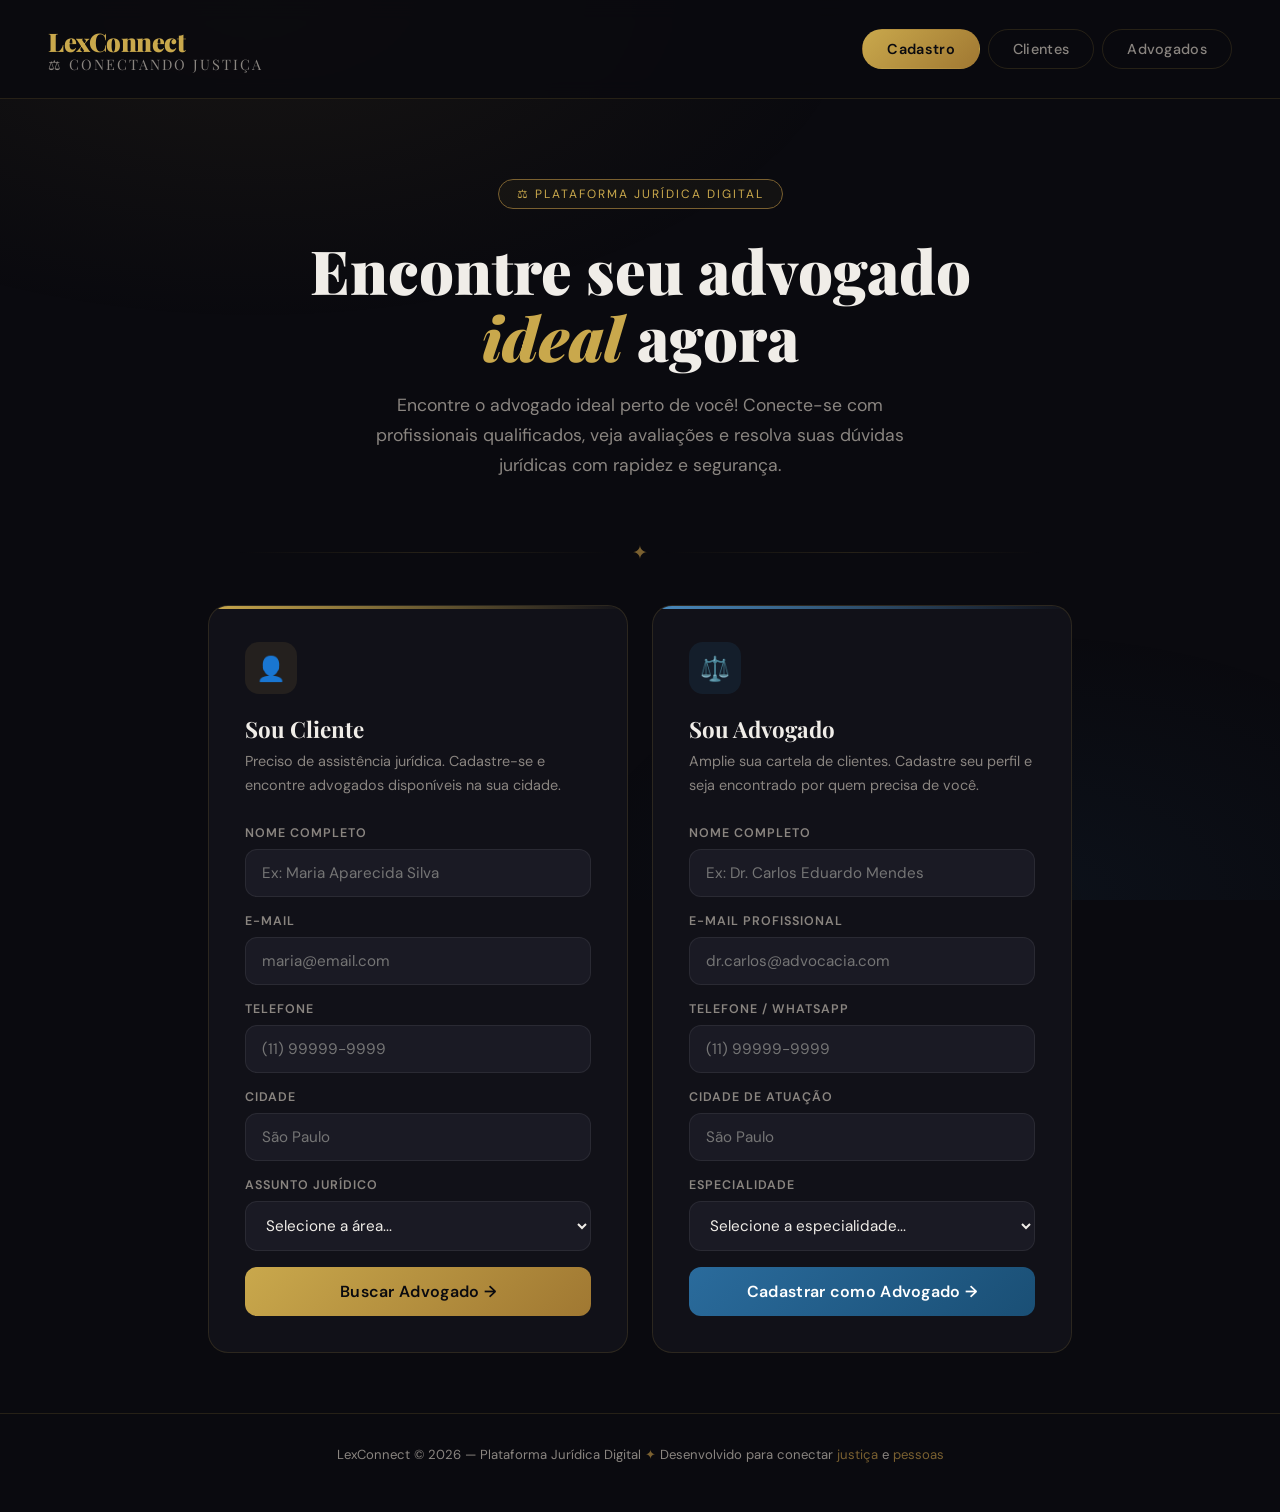
<file: index.html>
<!DOCTYPE html>
<html lang="pt-BR">
<head>
<meta charset="UTF-8">
<meta name="viewport" content="width=device-width, initial-scale=1.0">
<title>LexConnect — Seu Advogado em Minutos</title>
<link href="https://fonts.googleapis.com/css2?family=Playfair+Display:wght@400;700;900&family=DM+Sans:wght@300;400;500;600&display=swap" rel="stylesheet">
<style>
  :root {
    --bg: #0a0a0f;
    --surface: #111118;
    --surface2: #1a1a24;
    --gold: #c9a84c;
    --gold-light: #e8c97a;
    --gold-dim: #7a6030;
    --text: #f0ede8;
    --text-muted: #8a8580;
    --accent: #2a6b9c;
    --accent-light: #4a8bbf;
    --danger: #c0392b;
    --success: #27ae60;
    --border: rgba(201,168,76,0.15);
    --radius: 12px;
    --shadow: 0 8px 40px rgba(0,0,0,0.6);
  }

  * { box-sizing: border-box; margin: 0; padding: 0; }

  body {
    font-family: 'DM Sans', sans-serif;
    background: var(--bg);
    color: var(--text);
    min-height: 100vh;
    overflow-x: hidden;
  }

  /* ─── BACKGROUND ─── */
  body::before {
    content: '';
    position: fixed;
    inset: 0;
    background:
      radial-gradient(ellipse 80% 60% at 20% 0%, rgba(201,168,76,0.07) 0%, transparent 60%),
      radial-gradient(ellipse 60% 50% at 80% 100%, rgba(42,107,156,0.08) 0%, transparent 60%);
    pointer-events: none;
    z-index: 0;
  }

  /* ─── LAYOUT ─── */
  .app { position: relative; z-index: 1; }

  /* ─── HERO / NAV ─── */
  header {
    display: flex;
    align-items: center;
    justify-content: space-between;
    padding: 24px 48px;
    border-bottom: 1px solid var(--border);
    backdrop-filter: blur(10px);
    position: sticky; top: 0; z-index: 100;
    background: rgba(10,10,15,0.85);
  }

  .logo {
    font-family: 'Playfair Display', serif;
    font-size: 1.6rem;
    font-weight: 900;
    color: var(--gold);
    letter-spacing: -0.5px;
  }
  .logo span { color: var(--text-muted); font-weight: 400; font-size: 0.9rem; display: block; letter-spacing: 2px; text-transform: uppercase; margin-top: -4px; }

  nav { display: flex; gap: 8px; }
  .tab-btn {
    padding: 10px 24px;
    border-radius: 50px;
    border: 1px solid var(--border);
    background: transparent;
    color: var(--text-muted);
    font-family: 'DM Sans', sans-serif;
    font-size: 0.9rem;
    font-weight: 500;
    cursor: pointer;
    transition: all 0.25s;
    letter-spacing: 0.3px;
  }
  .tab-btn:hover { border-color: var(--gold-dim); color: var(--gold-light); }
  .tab-btn.active {
    background: linear-gradient(135deg, var(--gold), #a07832);
    border-color: transparent;
    color: #0a0a0f;
    font-weight: 600;
  }

  /* ─── HERO ─── */
  .hero {
    text-align: center;
    padding: 80px 48px 60px;
    max-width: 760px;
    margin: 0 auto;
  }
  .hero-badge {
    display: inline-block;
    padding: 6px 18px;
    border: 1px solid var(--gold-dim);
    border-radius: 50px;
    font-size: 0.75rem;
    letter-spacing: 2px;
    text-transform: uppercase;
    color: var(--gold);
    margin-bottom: 28px;
    background: rgba(201,168,76,0.05);
  }
  .hero h1 {
    font-family: 'Playfair Display', serif;
    font-size: clamp(2.4rem, 5vw, 3.8rem);
    font-weight: 900;
    line-height: 1.1;
    margin-bottom: 20px;
    color: var(--text);
  }
  .hero h1 em {
    font-style: italic;
    color: var(--gold);
  }
  .hero p {
    font-size: 1.1rem;
    color: var(--text-muted);
    line-height: 1.7;
    max-width: 540px;
    margin: 0 auto;
  }

  /* ─── DIVIDER ─── */
  .divider {
    display: flex; align-items: center; gap: 16px;
    padding: 0 48px; margin: 0 auto 40px;
    max-width: 900px;
  }
  .divider::before, .divider::after {
    content: ''; flex: 1; height: 1px;
    background: linear-gradient(to right, transparent, var(--border), transparent);
  }
  .divider-icon { color: var(--gold-dim); font-size: 1.2rem; }

  /* ─── PANELS ─── */
  .panels {
    display: grid;
    grid-template-columns: 1fr 1fr;
    gap: 24px;
    max-width: 960px;
    margin: 0 auto 60px;
    padding: 0 48px;
  }

  @media (max-width: 700px) {
    .panels { grid-template-columns: 1fr; padding: 0 20px; }
    header { padding: 16px 20px; }
    nav .tab-btn { padding: 8px 14px; font-size: 0.8rem; }
    .hero { padding: 50px 20px 40px; }
    .divider { padding: 0 20px; }
  }

  .panel {
    background: var(--surface);
    border: 1px solid var(--border);
    border-radius: 20px;
    padding: 36px;
    position: relative;
    overflow: hidden;
    transition: transform 0.3s, border-color 0.3s;
  }
  .panel:hover { transform: translateY(-3px); border-color: rgba(201,168,76,0.3); }

  .panel::before {
    content: '';
    position: absolute; top: 0; left: 0; right: 0; height: 3px;
    background: linear-gradient(90deg, var(--gold), transparent);
  }

  .panel.lawyer-panel::before {
    background: linear-gradient(90deg, var(--accent-light), transparent);
  }

  .panel-icon {
    width: 52px; height: 52px;
    border-radius: 14px;
    display: flex; align-items: center; justify-content: center;
    font-size: 1.5rem;
    margin-bottom: 20px;
  }
  .panel-icon.client { background: rgba(201,168,76,0.1); }
  .panel-icon.lawyer { background: rgba(42,107,156,0.15); }

  .panel h2 {
    font-family: 'Playfair Display', serif;
    font-size: 1.4rem;
    margin-bottom: 6px;
    color: var(--text);
  }
  .panel p { font-size: 0.9rem; color: var(--text-muted); margin-bottom: 28px; line-height: 1.6; }

  /* ─── FORM ─── */
  .form-group { margin-bottom: 16px; }
  .form-group label {
    display: block;
    font-size: 0.78rem;
    font-weight: 600;
    letter-spacing: 1px;
    text-transform: uppercase;
    color: var(--text-muted);
    margin-bottom: 8px;
  }
  .form-group input,
  .form-group select {
    width: 100%;
    padding: 13px 16px;
    background: var(--surface2);
    border: 1px solid rgba(255,255,255,0.07);
    border-radius: var(--radius);
    color: var(--text);
    font-family: 'DM Sans', sans-serif;
    font-size: 0.95rem;
    outline: none;
    transition: border-color 0.2s, box-shadow 0.2s;
    -webkitappearance: none;
  }
  .form-group input:focus,
  .form-group select:focus {
    border-color: var(--gold-dim);
    box-shadow: 0 0 0 3px rgba(201,168,76,0.1);
  }
  .form-group select option { background: #1a1a24; }

  .lawyer-panel .form-group input:focus,
  .lawyer-panel .form-group select:focus {
    border-color: var(--accent);
    box-shadow: 0 0 0 3px rgba(42,107,156,0.15);
  }

  .btn {
    width: 100%; padding: 14px;
    border-radius: var(--radius);
    border: none;
    font-family: 'DM Sans', sans-serif;
    font-size: 1rem;
    font-weight: 600;
    cursor: pointer;
    transition: all 0.25s;
    letter-spacing: 0.3px;
    position: relative;
    overflow: hidden;
  }
  .btn-gold {
    background: linear-gradient(135deg, var(--gold), #a07832);
    color: #0a0a0f;
  }
  .btn-gold:hover { filter: brightness(1.15); transform: translateY(-1px); }

  .btn-blue {
    background: linear-gradient(135deg, var(--accent), #1a4f75);
    color: #fff;
  }
  .btn-blue:hover { filter: brightness(1.2); transform: translateY(-1px); }

  .btn:active { transform: translateY(0); }

  .btn .spinner {
    display: none;
    width: 18px; height: 18px;
    border: 2px solid rgba(0,0,0,0.3);
    border-top-color: #000;
    border-radius: 50%;
    animation: spin 0.7s linear infinite;
    margin: 0 auto;
  }
  .btn.loading .btn-text { display: none; }
  .btn.loading .spinner { display: block; }

  @keyframes spin { to { transform: rotate(360deg); } }

  /* ─── TOAST ─── */
  .toast-container {
    position: fixed; bottom: 32px; right: 32px;
    display: flex; flex-direction: column; gap: 10px;
    z-index: 9999;
  }
  .toast {
    padding: 14px 20px;
    border-radius: var(--radius);
    font-size: 0.9rem;
    font-weight: 500;
    max-width: 320px;
    display: flex; align-items: center; gap: 10px;
    animation: slideIn 0.35s ease;
    box-shadow: var(--shadow);
  }
  .toast.success { background: var(--success); color: #fff; }
  .toast.error   { background: var(--danger);  color: #fff; }
  .toast.info    { background: var(--accent);   color: #fff; }

  @keyframes slideIn {
    from { opacity: 0; transform: translateX(40px); }
    to   { opacity: 1; transform: translateX(0); }
  }

  /* ─── REGISTERED LIST VIEW ─── */
  .list-view {
    max-width: 960px; margin: 0 auto 80px; padding: 0 48px;
    display: none;
  }
  .list-view.visible { display: block; }

  .list-header {
    display: flex; align-items: center;
    justify-content: space-between;
    margin-bottom: 24px;
  }
  .list-header h2 {
    font-family: 'Playfair Display', serif;
    font-size: 1.6rem;
    color: var(--text);
  }
  .count-badge {
    padding: 6px 14px;
    background: var(--surface2);
    border: 1px solid var(--border);
    border-radius: 50px;
    font-size: 0.8rem;
    color: var(--gold);
  }

  .search-bar {
    width: 100%; padding: 13px 18px;
    background: var(--surface);
    border: 1px solid var(--border);
    border-radius: var(--radius);
    color: var(--text);
    font-family: 'DM Sans', sans-serif;
    font-size: 0.95rem;
    outline: none;
    margin-bottom: 20px;
    transition: border-color 0.2s;
  }
  .search-bar:focus { border-color: var(--gold-dim); }

  .cards-grid {
    display: grid;
    grid-template-columns: repeat(auto-fill, minmax(280px, 1fr));
    gap: 16px;
  }

  .card {
    background: var(--surface);
    border: 1px solid var(--border);
    border-radius: 16px;
    padding: 24px;
    transition: all 0.25s;
    cursor: default;
    position: relative;
    overflow: hidden;
  }
  .card:hover { transform: translateY(-3px); border-color: rgba(201,168,76,0.3); box-shadow: 0 12px 32px rgba(0,0,0,0.4); }

  .card-avatar {
    width: 44px; height: 44px;
    border-radius: 50%;
    background: linear-gradient(135deg, var(--gold), var(--accent));
    display: flex; align-items: center; justify-content: center;
    font-weight: 700; font-size: 1.1rem; color: #fff;
    margin-bottom: 14px;
  }
  .card-name {
    font-weight: 600; font-size: 1rem; color: var(--text);
    margin-bottom: 4px;
    white-space: nowrap; overflow: hidden; text-overflow: ellipsis;
  }
  .card-info { font-size: 0.82rem; color: var(--text-muted); }
  .card-info span { display: block; margin-top: 3px; }

  .card-specialty {
    display: inline-block;
    margin-top: 12px;
    padding: 4px 12px;
    background: rgba(42,107,156,0.15);
    border: 1px solid rgba(42,107,156,0.3);
    border-radius: 50px;
    font-size: 0.75rem;
    color: var(--accent-light);
  }

  .empty-state {
    text-align: center; padding: 60px 20px;
    color: var(--text-muted);
  }
  .empty-state .icon { font-size: 3rem; margin-bottom: 16px; opacity: 0.4; }
  .empty-state p { font-size: 0.95rem; }

  /* ─── FOOTER ─── */
  footer {
    text-align: center;
    padding: 32px;
    border-top: 1px solid var(--border);
    color: var(--text-muted);
    font-size: 0.82rem;
  }
  footer span { color: var(--gold-dim); }

  /* ─── DB NOTE ─── */
  .db-note {
    max-width: 960px;
    margin: 0 auto 40px;
    padding: 20px 32px;
    background: var(--surface2);
    border: 1px solid rgba(42,107,156,0.3);
    border-radius: var(--radius);
    display: flex; align-items: flex-start; gap: 14px;
    position: relative;
  }
  .db-note-icon { font-size: 1.4rem; flex-shrink: 0; margin-top: 2px; }
  .db-note h4 { font-size: 0.9rem; color: var(--accent-light); margin-bottom: 6px; }
  .db-note p  { font-size: 0.82rem; color: var(--text-muted); line-height: 1.6; }
  .db-note code {
    background: rgba(255,255,255,0.06);
    padding: 2px 7px;
    border-radius: 5px;
    font-size: 0.8rem;
    color: var(--gold-light);
  }

  /* ─── SECTION TABS ─── */
  .section-tabs {
    display: flex; gap: 8px;
    max-width: 960px; margin: 0 auto 32px;
    padding: 0 48px;
    overflow-x: auto;
  }
  .section-tabs::-webkit-scrollbar { display: none; }
  .stab {
    padding: 8px 20px;
    border-radius: 50px;
    border: 1px solid var(--border);
    background: transparent;
    color: var(--text-muted);
    font-family: 'DM Sans', sans-serif;
    font-size: 0.85rem;
    cursor: pointer;
    white-space: nowrap;
    transition: all 0.2s;
  }
  .stab:hover { color: var(--text); border-color: rgba(255,255,255,0.2); }
  .stab.active {
    background: var(--surface2);
    color: var(--text);
    border-color: var(--border);
  }
</style>
</head>
<body>
<div class="app">

  <!-- HEADER -->
  <header>
    <div class="logo">
      LexConnect
      <span>⚖ Conectando Justiça</span>
    </div>
    <nav>
      <button class="tab-btn active" onclick="showSection('register')">Cadastro</button>
      <button class="tab-btn" onclick="showSection('clients')">Clientes</button>
      <button class="tab-btn" onclick="showSection('lawyers')">Advogados</button>
    </nav>
  </header>

  <!-- HERO -->
  <section class="hero">
    <div class="hero-badge">⚖ Plataforma Jurídica Digital</div>
    <h1>Encontre seu advogado <em>ideal</em> agora</h1>
    <p>Encontre o advogado ideal perto de você! Conecte-se com profissionais qualificados, veja avaliações e resolva suas dúvidas jurídicas com rapidez e segurança.</p>
  </section>

  <!-- SECTION: REGISTER -->
  <div id="section-register">

    <div class="divider">
      <span class="divider-icon">✦</span>
    </div>

    <div class="panels">
      <!-- CLIENT PANEL -->
      <div class="panel client-panel">
        <div class="panel-icon client">👤</div>
        <h2>Sou Cliente</h2>
        <p>Preciso de assistência jurídica. Cadastre-se e encontre advogados disponíveis na sua cidade.</p>

        <div class="form-group">
          <label>Nome Completo</label>
          <input type="text" id="c-nome" placeholder="Ex: Maria Aparecida Silva">
        </div>
        <div class="form-group">
          <label>E-mail</label>
          <input type="email" id="c-email" placeholder="maria@email.com">
        </div>
        <div class="form-group">
          <label>Telefone</label>
          <input type="tel" id="c-tel" placeholder="(11) 99999-9999" maxlength="15">
        </div>
        <div class="form-group">
          <label>Cidade</label>
          <input type="text" id="c-cidade" placeholder="São Paulo">
        </div>
        <div class="form-group">
          <label>Assunto Jurídico</label>
          <select id="c-assunto">
            <option value="">Selecione a área...</option>
            <option>Direito Civil</option>
            <option>Direito Trabalhista</option>
            <option>Direito de Família</option>
            <option>Direito Criminal</option>
            <option>Direito do Consumidor</option>
            <option>Direito Empresarial</option>
            <option>Direito Tributário</option>
            <option>Outro</option>
          </select>
        </div>

        <button class="btn btn-gold" id="btn-client" onclick="cadastrarCliente()">
          <span class="btn-text">Buscar Advogado →</span>
          <div class="spinner"></div>
        </button>
      </div>

      <!-- LAWYER PANEL -->
      <div class="panel lawyer-panel">
        <div class="panel-icon lawyer">⚖️</div>
        <h2>Sou Advogado</h2>
        <p>Amplie sua cartela de clientes. Cadastre seu perfil e seja encontrado por quem precisa de você.</p>

        <div class="form-group">
          <label>Nome Completo</label>
          <input type="text" id="a-nome" placeholder="Ex: Dr. Carlos Eduardo Mendes">
        </div>
        <div class="form-group">
          <label>E-mail Profissional</label>
          <input type="email" id="a-email" placeholder="dr.carlos@advocacia.com">
        </div>
        <div class="form-group">
          <label>Telefone / WhatsApp</label>
          <input type="tel" id="a-tel" placeholder="(11) 99999-9999" maxlength="15">
        </div>
        <div class="form-group">
          <label>Cidade de Atuação</label>
          <input type="text" id="a-cidade" placeholder="São Paulo">
        </div>
        <div class="form-group">
          <label>Especialidade</label>
          <select id="a-especialidade">
            <option value="">Selecione a especialidade...</option>
            <option>Direito Civil</option>
            <option>Direito Trabalhista</option>
            <option>Direito de Família</option>
            <option>Direito Criminal</option>
            <option>Direito do Consumidor</option>
            <option>Direito Empresarial</option>
            <option>Direito Tributário</option>
            <option>Múltiplas Especialidades</option>
          </select>
        </div>

        <button class="btn btn-blue" id="btn-lawyer" onclick="cadastrarAdvogado()">
          <span class="btn-text">Cadastrar como Advogado →</span>
          <div class="spinner"></div>
        </button>
      </div>
    </div>
  </div>

  <!-- SECTION: CLIENTS -->
  <div id="section-clients" style="display:none;">
    <div class="list-view visible" style="margin-bottom:80px;">
      <div class="list-header">
        <h2>Clientes Cadastrados</h2>
        <span class="count-badge" id="client-count">0</span>
      </div>
      <input class="search-bar" placeholder="🔍 Buscar por nome, cidade ou assunto..." oninput="filterList('clients', this.value)">
      <div class="cards-grid" id="clients-grid"></div>
    </div>
  </div>

  <!-- SECTION: LAWYERS -->
  <div id="section-lawyers" style="display:none;">
    <div class="list-view visible" style="margin-bottom:80px;">
      <div class="list-header">
        <h2>Advogados Cadastrados</h2>
        <span class="count-badge" id="lawyer-count">0</span>
      </div>
      <input class="search-bar" placeholder="🔍 Buscar por nome, cidade ou especialidade..." oninput="filterList('lawyers', this.value)">
      <div class="cards-grid" id="lawyers-grid"></div>
    </div>
  </div>

  <!-- FOOTER -->
  <footer>
    LexConnect © 2026 — Plataforma Jurídica Digital <span>✦</span>
    Desenvolvido para conectar <span>justiça</span> e <span>pessoas</span>
    <br><br>
  
</div>

<!-- TOASTS -->
<div class="toast-container" id="toasts"></div>

<script>
  // ─── STORAGE (substitua por fetch('/api/...') para backend real) ───
  const DB = {
    get: (key) => JSON.parse(localStorage.getItem(key) || '[]'),
    set: (key, data) => localStorage.setItem(key, JSON.stringify(data)),
    add: (key, item) => {
      const list = DB.get(key);
      list.unshift({ ...item, id: Date.now(), criado_em: new Date().toLocaleString('pt-BR') });
      DB.set(key, list);
    }
  };

  // ─── TOAST ───
  function toast(msg, type = 'success') {
    const el = document.createElement('div');
    el.className = `toast ${type}`;
    el.innerHTML = (type === 'success' ? '✓ ' : type === 'error' ? '✕ ' : 'ℹ ') + msg;
    document.getElementById('toasts').appendChild(el);
    setTimeout(() => el.remove(), 3500);
  }

  // ─── MASK PHONE ───
  ['c-tel','a-tel'].forEach(id => {
    const el = document.getElementById(id);
    el.addEventListener('input', () => {
      let v = el.value.replace(/\D/g, '');
      if (v.length > 11) v = v.slice(0, 11);
      if (v.length > 6) v = `(${v.slice(0,2)}) ${v.slice(2,7)}-${v.slice(7)}`;
      else if (v.length > 2) v = `(${v.slice(0,2)}) ${v.slice(2)}`;
      else if (v.length > 0) v = `(${v}`;
      el.value = v;
    });
  });

  // ─── VALIDATION ───
  function validate(fields) {
    for (const [label, val] of Object.entries(fields)) {
      if (!val || val.trim() === '') {
        toast(`Preencha o campo: ${label}`, 'error');
        return false;
      }
    }
    return true;
  }

  function emailExists(key, email) {
    return DB.get(key).some(i => i.email.toLowerCase() === email.toLowerCase());
  }

  // ─── LOADING BUTTON ───
  function setLoading(btnId, on) {
    document.getElementById(btnId).classList.toggle('loading', on);
  }

  // ─── CADASTRAR CLIENTE ───
  function cadastrarCliente() {
    const nome    = document.getElementById('c-nome').value;
    const email   = document.getElementById('c-email').value;
    const tel     = document.getElementById('c-tel').value;
    const cidade  = document.getElementById('c-cidade').value;
    const assunto = document.getElementById('c-assunto').value;

    if (!validate({ 'Nome': nome, 'E-mail': email, 'Telefone': tel, 'Cidade': cidade, 'Assunto': assunto })) return;

    if (emailExists('clientes', email)) {
      toast('Este e-mail já está cadastrado como cliente.', 'error'); return;
    }

    setLoading('btn-client', true);

    // Simula latência de API (remova o setTimeout em produção)
    setTimeout(() => {
      DB.add('clientes', { nome, email, telefone: tel, cidade, assunto });
      toast(`Bem-vindo(a), ${nome.split(' ')[0]}! Buscando advogados...`);
      ['c-nome','c-email','c-tel','c-cidade'].forEach(id => document.getElementById(id).value = '');
      document.getElementById('c-assunto').value = '';
      setLoading('btn-client', false);
      updateCounts();
    }, 1200);
  }

  // ─── CADASTRAR ADVOGADO ───
  function cadastrarAdvogado() {
    const nome         = document.getElementById('a-nome').value;
    const email        = document.getElementById('a-email').value;
    const tel          = document.getElementById('a-tel').value;
    const cidade       = document.getElementById('a-cidade').value;
    const especialidade = document.getElementById('a-especialidade').value;

    if (!validate({ 'Nome': nome, 'E-mail': email, 'Telefone': tel, 'Cidade': cidade, 'Especialidade': especialidade })) return;

    if (emailExists('advogados', email)) {
      toast('Este e-mail já está cadastrado como advogado.', 'error'); return;
    }

    setLoading('btn-lawyer', true);

    setTimeout(() => {
      DB.add('advogados', { nome, email, telefone: tel, cidade, especialidade });
      toast(`Dr(a). ${nome.split(' ')[0]}, perfil criado com sucesso!`);
      ['a-nome','a-email','a-tel','a-cidade'].forEach(id => document.getElementById(id).value = '');
      document.getElementById('a-especialidade').value = '';
      setLoading('btn-lawyer', false);
      updateCounts();
    }, 1200);
  }

  // ─── SECTION SWITCH ───
  function showSection(name) {
    ['register','clients','lawyers'].forEach(s => {
      document.getElementById(`section-${s}`).style.display = s === name ? 'block' : 'none';
    });
    document.querySelectorAll('.tab-btn').forEach((b, i) => {
      b.classList.toggle('active', ['register','clients','lawyers'][i] === name);
    });
    if (name === 'clients') renderList('clients');
    if (name === 'lawyers') renderList('lawyers');
  }

  // ─── RENDER LIST ───
  function renderList(type, query = '') {
    const key   = type === 'clients' ? 'clientes' : 'advogados';
    const grid  = document.getElementById(`${type}-grid`);
    let items   = DB.get(key);

    if (query) {
      const q = query.toLowerCase();
      items = items.filter(i =>
        i.nome.toLowerCase().includes(q) ||
        i.cidade.toLowerCase().includes(q) ||
        (i.assunto || i.especialidade || '').toLowerCase().includes(q)
      );
    }

    grid.innerHTML = '';

    if (items.length === 0) {
      grid.innerHTML = `<div class="empty-state" style="grid-column:1/-1">
        <div class="icon">${type === 'clients' ? '👤' : '⚖️'}</div>
        <p>${query ? 'Nenhum resultado encontrado.' : 'Nenhum ' + (type === 'clients' ? 'cliente' : 'advogado') + ' cadastrado ainda.'}</p>
      </div>`;
      return;
    }

    items.forEach(item => {
      const initials = item.nome.split(' ').map(w => w[0]).slice(0,2).join('').toUpperCase();
      const tag = item.assunto || item.especialidade || '';
      grid.innerHTML += `
        <div class="card">
          <div class="card-avatar">${initials}</div>
          <div class="card-name">${item.nome}</div>
          <div class="card-info">
            <span>📍 ${item.cidade}</span>
            <span>📱 ${item.telefone}</span>
            <span>✉️ ${item.email}</span>
            <span style="opacity:0.5;font-size:0.75rem">🕐 ${item.criado_em}</span>
          </div>
          ${tag ? `<div class="card-specialty">${tag}</div>` : ''}
        </div>`;
    });
  }

  function filterList(type, q) { renderList(type, q); }

  function updateCounts() {
    document.getElementById('client-count').textContent = DB.get('clientes').length + ' cadastrados';
    document.getElementById('lawyer-count').textContent = DB.get('advogados').length + ' cadastrados';
  }

  // Init
  updateCounts();
</script>
</body>
</html>
</file>
